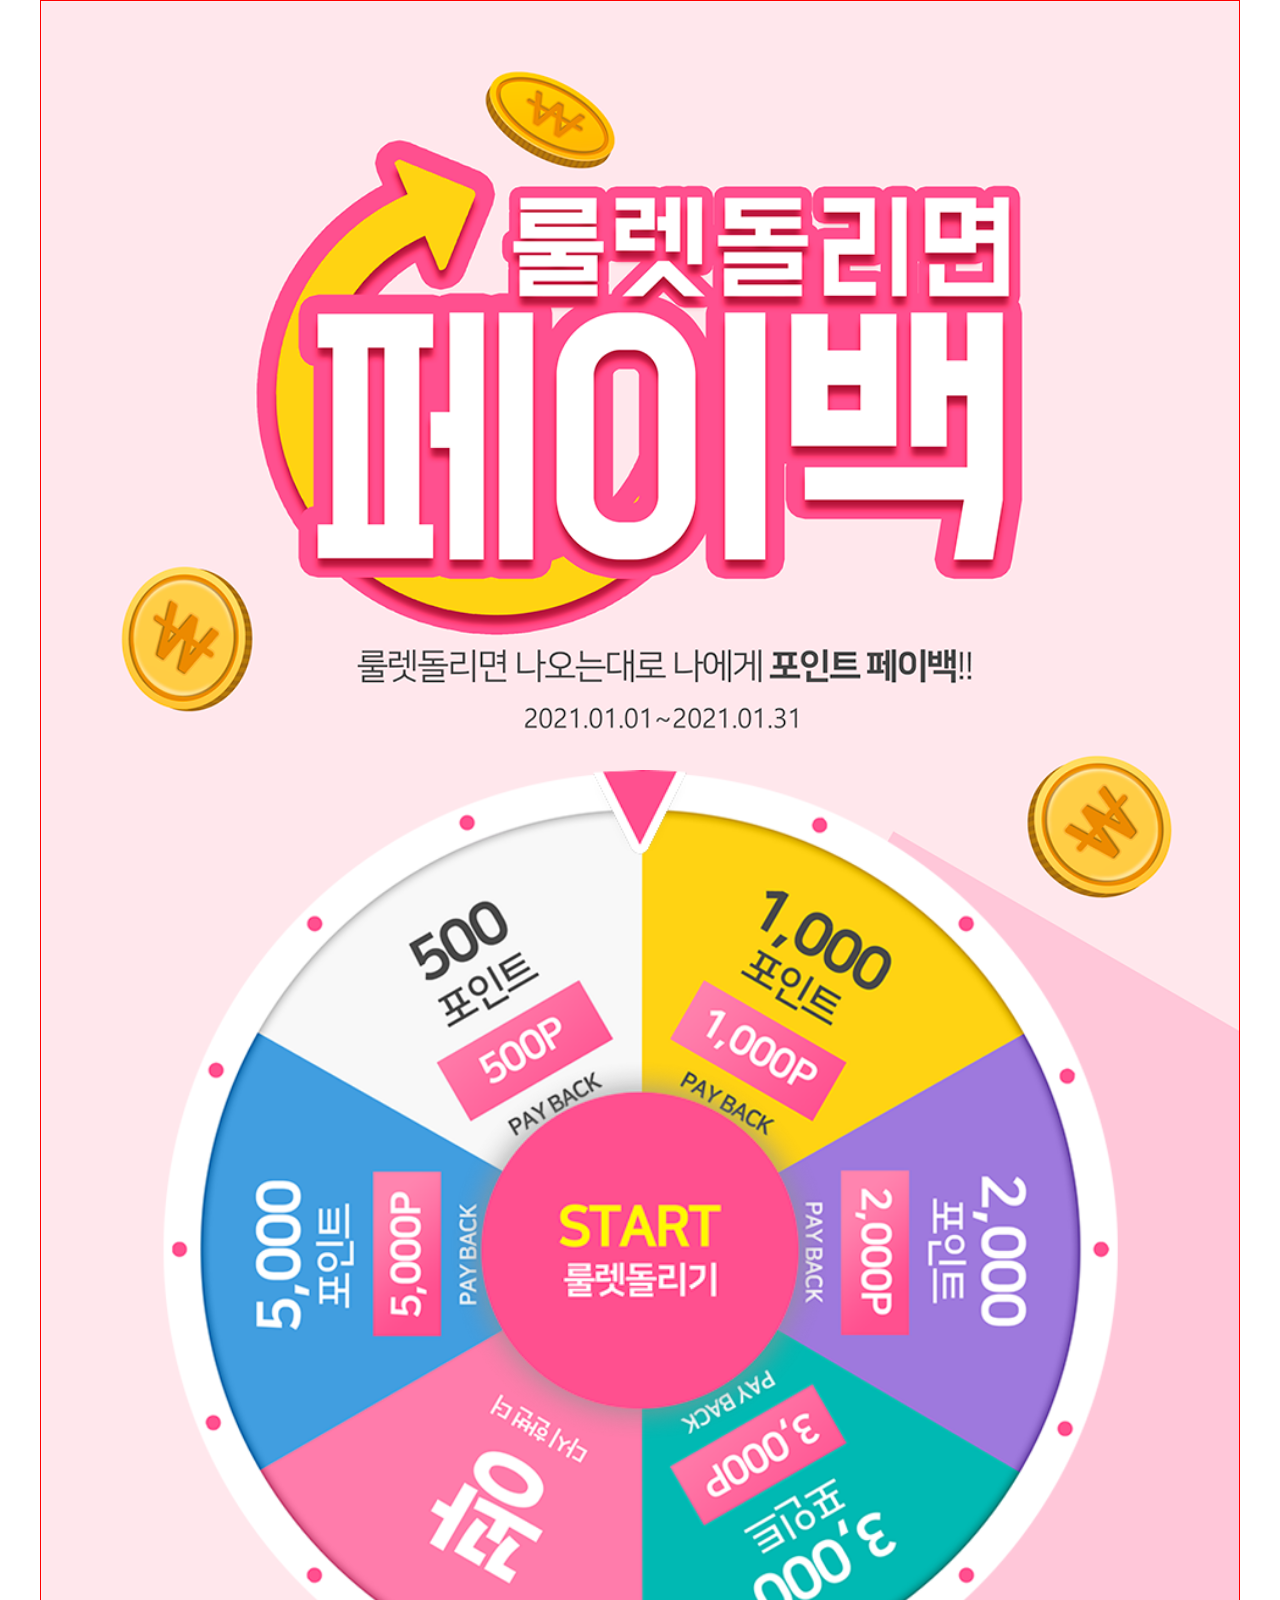
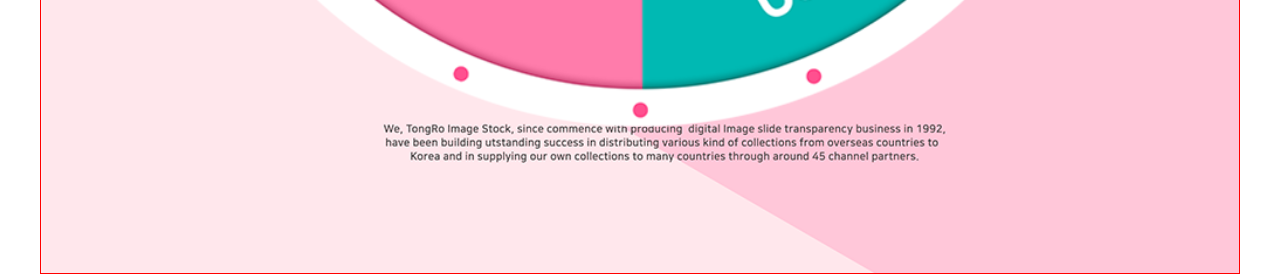
<file: roule/index.html>
<!DOCTYPE html>
<html lang="ko">
<head>
    <meta charset="utf-8">
    <meta http-equiv="X-UA-compatible" content="IE=Edge,chrome=1">
    <meta name="viewport" content="width-device-width, initial-scale=1.0">
    <title>이벤트 룰렛 포인트 페이백</title>
    <script src="../js/jquery.js"></script>
    <script src="../js/roule.js"></script>
    <link rel="stylesheet" type="text/css" href="../css/roule.css?v=2">
    <link rel="stylesheet" type="text/css" href="../css/default.css?v=0">
</head>
<body>
<main class="roulette">
    <section class="outline" id="outline">
        <!--alert-->
        <div class="msg" id="msg">
            <span class="alert_tab">
                <label id="alert_close">X</label>
            </span>
            <span class="textarea" id="msg_text"></span>
        </div>
        
        <!--화면-->
        <div class="roule_bk" id="roule_bk">
            <img src="./image/rullet_back.png">
        </div>
        <div class="gamepan">
            <span class="gamepin"><img src="./image/rullet_pin.png"></span>
            <span id="gamebtn" class="gamebtn"><img src="./image/rullet_btn.png"></span>
            <span class="gameboard" id="gameboard"><img src="./image/rullet_board1.png"></span>    
        </div>
    </section>
</main>
</body>
</html>
</file>
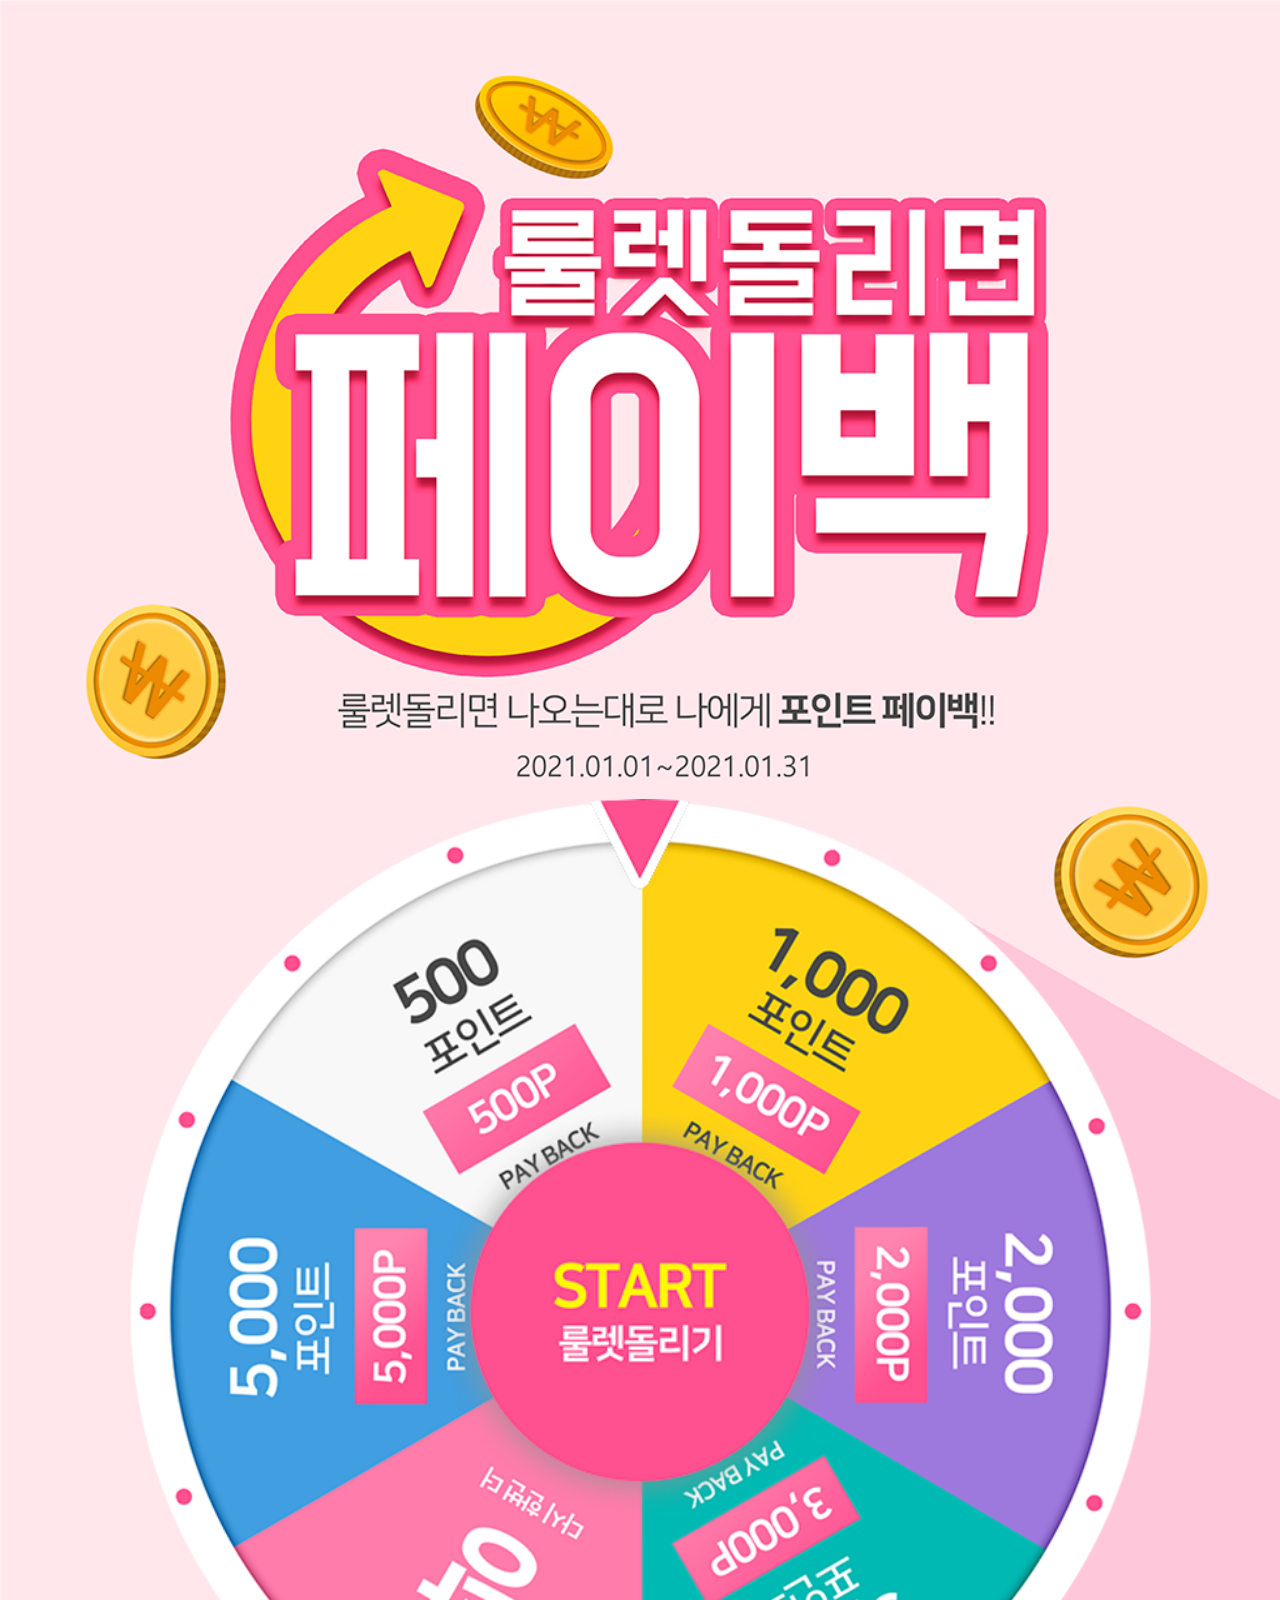
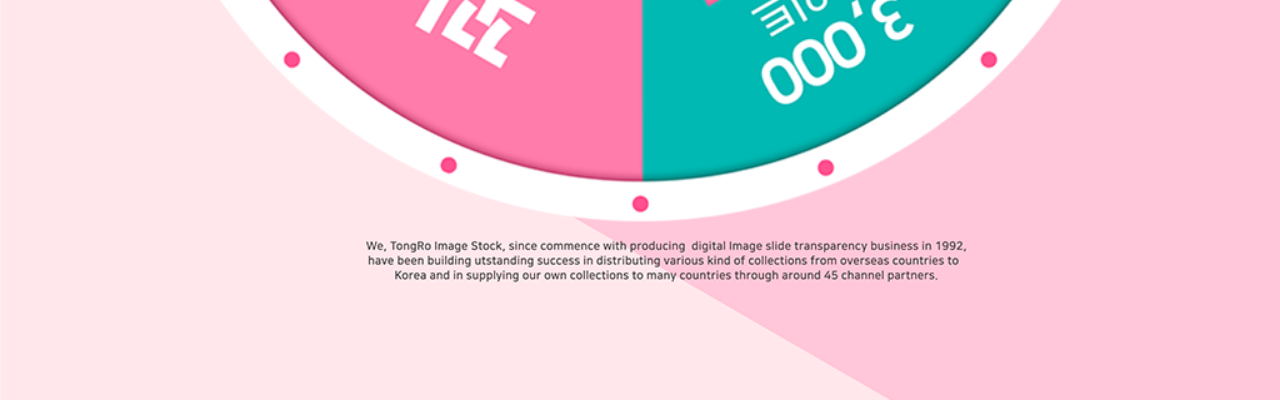
<file: roule/mobile.html>
<!DOCTYPE html>
<html lang="ko">
<head>
    <meta charset="utf-8">
    <meta http-equiv="X-UA-compatible" content="IE=Edge,chrome=1">
    <meta name="viewport" content="width-device-width, initial-scale=1.0">
    <title>이벤트 룰렛 포인트 페이백(모바일)</title>
    <script src="../js/jquery.js"></script>
    <script src="../js/mroule.js?v=3"></script>
    <link rel="stylesheet" type="text/css" href="../css/default.css?v=0">
    <link rel="stylesheet" type="text/css" href="../css/mroule.css?v=4">
</head>
<body>
    <section class="outline" id="outline">
        <!--alert-->
        <div class="msg" id="msg">
            <span class="alert_tab">
                <label id="alert_close">X</label>
            </span>
            <span class="textarea" id="msg_text"></span>
        </div>
        
         <!--화면-->
        <div class="roule_bk" id="roule_bk">
            <img src="./image/rullet_back.png">
        </div>
        <div class="gamepan">
            <span class="gamepin"><img src="./image/rullet_pin.png"></span>
            <span id="gamebtn" class="gamebtn"><img src="./image/rullet_btn.png"></span>
            <span class="gameboard" id="gameboard"><img src="./image/rullet_board1.png"></span>    
        </div>
    </section>
    </body>
</html>
</file>
<file: css/roule.css>
@charset "utf-8";
.roulette{margin: 0 auto; width: 1200px; height: 1600px;}
.outline{position: relative; border: 1px solid red;}
.roule_bk{ 
    position: absolute;
    width: 100%;
}
.roule_bk > img{ width: 100%; object-fit: cover;}
.gamepan{ 
    position: absolute; width: 80%; left: 50%;
    margin-left: -40%; bottom: 7.5%;
}
.gamepan >span >img { width: 100%; object-fit: cover;}
.gamebtn{position: absolute; width: 40%; height: 40%; top: 0; bottom: 0;
    left: 0; right: 0; margin: auto; z-index: 4;
}
.gamepin{ position: absolute; width: 10%; height: 10%; left: 0;
    right: 0; margin: auto;  z-index: 4;
}
.gameboard{transition: all 5s ease;}

.msg{ background-color: pink; width: 50%; height: 10%; 
    position: absolute; z-index: 8; border-radius: 10px;
    left: 0; right: 0; margin: auto; top: 25%; 
    display: none;  border: 4px solid whitesmoke;
    opacity: 0.9;  
}
.msg > .alert_tab {width: 100%; height: 20%; background: cornflowerblue; border-radius: 5px;
    z-index: 10;
}
.alert_tab > label {position: absolute; right: 0px; width: 10%; height: inherit; font-size: 30px;
    color: black; z-index: 11; text-align: center;  font-weight: bolder;
}

.msg>.textarea {width: 100%; height: 80%; text-align: center; 
    color: rebeccapurple; font-size: 50px; font-weight: bolder;
}

@media screen and (min-width:340px ) and (max-width:580px ){ 
    
    .roulette{margin: 0; width: auto; height: auto;}
    .alert_tab > label{font-size: 12px;}
    .msg>.textarea{font-size: 15px;}
    
}
</file>
<file: css/default.css>
/*제작자 고한영*/
@charset "utf-8";
@import url('https://fonts.googleapis.com/css2?family=Noto+Sans+KR:wght@100;300;400;700;900&display=swap');
/*font-family: 'Noto Sans KR', sans-serif;*/
@import url('https://fonts.googleapis.com/css2?family=Nanum+Gothic:wght@400;700&family=Noto+Sans+KR:wght@100;300;400;700;900&display=swap');
/*font-family: 'Nanum Gothic', sans-serif;*/
@import url('https://fonts.googleapis.com/css2?family=Noto+Serif+KR:wght@200;400;500;700&display=swap');
/*font-family: 'Noto Serif KR', serif;*/
body{
    margin: 0; padding: 0; box-sizing: border-box;
}
h1,h2,h3,h4,h5,h6,form,fieldset {margin: a; padding: 0; border: 0;}
p{margin: 0;}
button{cursor: pointer;}
input,textarea{outline: 0;}
input:focus, textarea:focus{outline:0;}
video, table , tr, td, th{
    border:0;
    margin:0;
    padding: 0;
}
textarea{ overflow: auto;}
img{width: 100%; object-fit: cover; -o-object-fit: cover;}
span, label{display: block;}
address,caption,cite,code,dfn,em,var{
    font-style: normal;
}
table{
    border-collapse: collapse;
    border-spacing: 0;
}
legend{
    border: 0;
    padding: 0;
}
a{
    background-color: transparent;
    text-decoration: none;
}
a:active, a:hover{outline: 0;}
a:visited{text-decoration: none;}
ol, ul, dl
    {list-style: none;
     margin: 0;
     padding: 0;
}
.clear {clear:both;}
</file>
<file: css/mroule.css>
@charset "utf-8";
.outline{ height: auto; position: relative;}
.roule_bk{ 
    position: absolute;
    width: 100%;
}
.roule_bk > img{ width: 100%; object-fit: cover;}
.gamepan{ 
    position: absolute; width: 80%; left: 50%;
    margin-left: -40%; bottom: 7.5%;
}
.gamepan >span >img { width: 100%; object-fit: cover;}
.gamebtn{position: absolute; width: 40%; height: 40%; top: 0; bottom: 0;
    left: 0; right: 0; margin: auto; z-index: 4;
}
.gamepin{ position: absolute; width: 10%; height: 10%; left: 0;
    right: 0; margin: auto;  z-index: 4;
}
.gameboard{transition: all 5s ease;}

.msg{ background-color: pink; width: 50%; height: 60px; 
    position: absolute; z-index: 8; border-radius: 10px;
    left: 0; right: 0; margin: auto; top: 250px; 
    display: none;  border: 4px solid whitesmoke;  
}
.msg > .alert_tab {width: 100%; height: 20px; background: cornflowerblue; border-radius: 5px;
    z-index: 10;
}
.alert_tab > label {position: absolute; right: 0px; width: 10%; height: inherit; font-size: 12px;
    color: black; z-index: 11; text-align: center; line-height: 20px; font-weight: bolder;
}

.msg>.textarea {width: 100%; height: 40px; text-align: center; line-height: 40px;
    color: rebeccapurple; font-size: 20px; font-weight: bolder;
}
</file>
